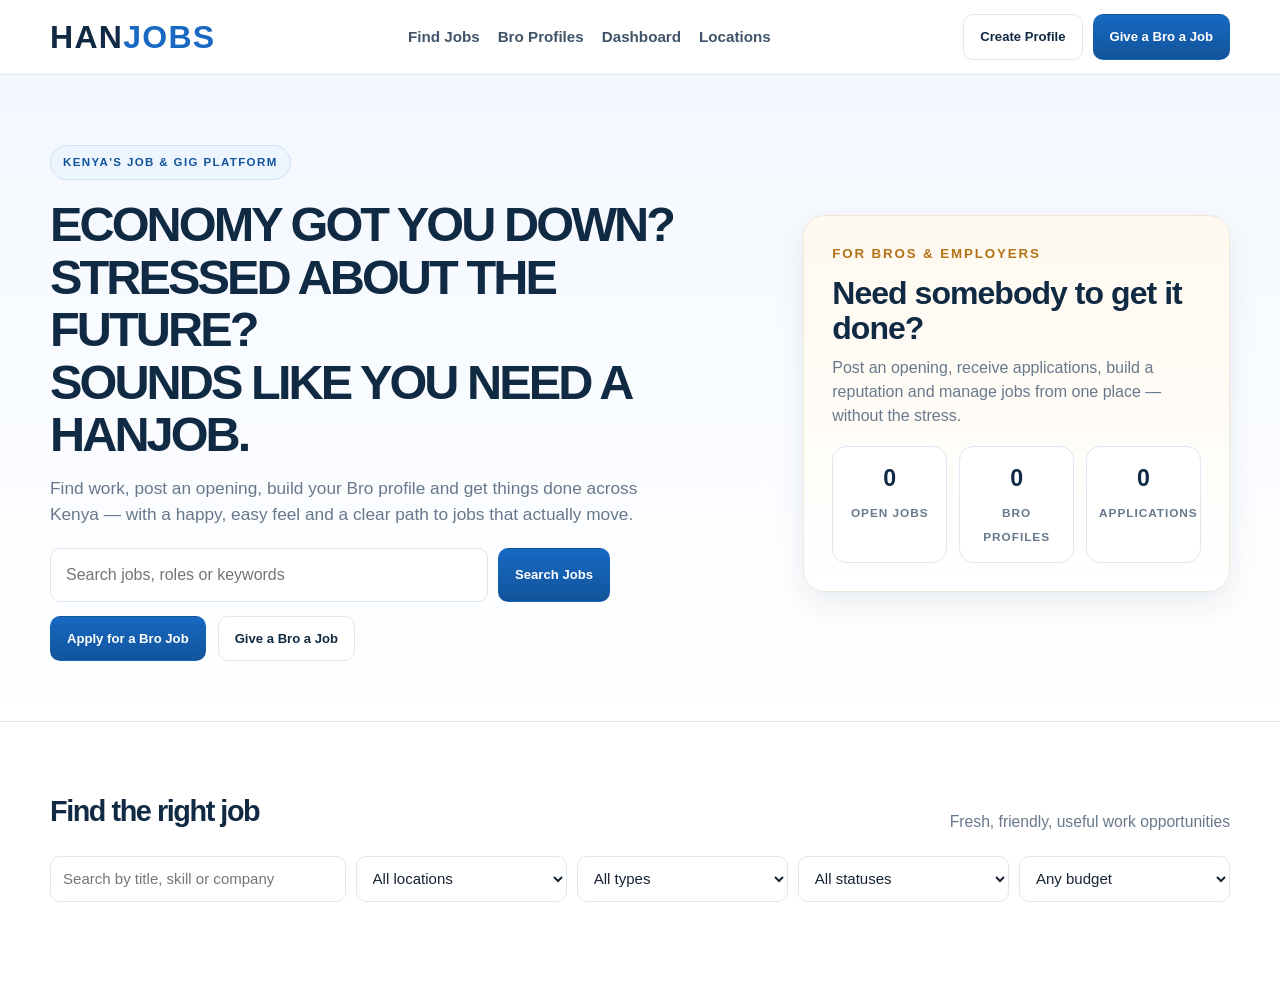
<file: index.html>
<!DOCTYPE html>
<html lang="en">
<head>
  <meta charset="UTF-8" />
  <meta name="viewport" content="width=device-width, initial-scale=1.0" />
  <title>HANJOBS — Kenya's Job & Gig Platform</title>
  <meta name="description" content="HANJOBS — find jobs, post openings, build a Bro profile and manage work across Kenya." />
  <style>
    :root {
      --navy: #102a43;
      --blue: #1769c2;
      --blue2: #12549b;
      --green: #198754;
      --green-soft: #eafaf0;
      --red: #d64545;
      --red-soft: #feeeef;
      --ink: #172333;
      --muted: #68788c;
      --line: #dfe7f1;
      --bg: #f6f8fb;
      --white: #ffffff;
      --soft: #edf5fd;
      --soft-gold: #fff7da;
      --shadow: 0 12px 30px rgba(17, 33, 55, 0.08);
      --radius: 16px;
      --radius-sm: 10px;
    }

    * { box-sizing: border-box; }
    html { scroll-behavior: smooth; }
    body {
      margin: 0;
      font-family: Arial, Helvetica, sans-serif;
      color: var(--ink);
      background: linear-gradient(180deg, #f7fbff 0%, #ffffff 16%, #ffffff 100%);
      line-height: 1.5;
    }

    a { text-decoration: none; color: inherit; }
    button, input, select, textarea {
      font: inherit;
    }

    img { max-width: 100%; display: block; }

    .container {
      width: min(1180px, calc(100% - 32px));
      margin: 0 auto;
    }

    header {
      position: sticky;
      top: 0;
      z-index: 100;
      background: rgba(255,255,255,0.96);
      backdrop-filter: blur(8px);
      border-bottom: 1px solid var(--line);
    }

    .nav {
      min-height: 74px;
      display: flex;
      align-items: center;
      justify-content: space-between;
      gap: 18px;
    }

    .logo {
      font-size: 2rem;
      font-weight: 900;
      letter-spacing: 0.04em;
      color: var(--navy);
    }

    .logo span {
      color: var(--blue);
    }

    .nav-links {
      display: flex;
      align-items: center;
      gap: 18px;
      color: var(--navy);
      font-size: 0.95rem;
      font-weight: 700;
    }

    .nav-links a {
      opacity: 0.8;
      transition: opacity .15s ease;
    }

    .nav-links a:hover { opacity: 1; }

    .nav-actions {
      display: flex;
      align-items: center;
      gap: 10px;
    }

    .user-pill {
      display: inline-flex;
      align-items: center;
      gap: 8px;
      background: var(--soft);
      border: 1px solid var(--line);
      border-radius: 999px;
      padding: 8px 12px;
      color: var(--navy);
      font-size: 0.78rem;
      font-weight: 800;
    }

    .hidden { display: none !important; }

    .btn {
      display: inline-flex;
      align-items: center;
      justify-content: center;
      gap: 8px;
      border: 1px solid transparent;
      border-radius: 10px;
      padding: 12px 16px;
      font-size: 0.82rem;
      font-weight: 800;
      cursor: pointer;
      transition: transform .15s ease, box-shadow .15s ease, background .15s ease;
    }

    .btn:hover {
      transform: translateY(-1px);
      box-shadow: 0 8px 18px rgba(23, 105, 194, 0.15);
    }

    .btn.primary {
      background: linear-gradient(180deg, var(--blue) 0%, var(--blue2) 100%);
      color: var(--white);
    }

    .btn.secondary {
      background: var(--white);
      color: var(--navy);
      border-color: var(--line);
    }

    .btn.ghost {
      background: transparent;
      color: var(--navy);
      border-color: var(--line);
    }

    .btn.danger {
      background: var(--red-soft);
      color: var(--red);
      border-color: #f3ccd0;
    }

    .hero {
      padding: 70px 0 60px;
      border-bottom: 1px solid var(--line);
      background: linear-gradient(180deg, #f3f8ff 0%, #ffffff 100%);
    }

    .hero-grid {
      display: grid;
      grid-template-columns: 1.25fr 0.75fr;
      gap: 42px;
      align-items: center;
    }

    .label {
      display: inline-block;
      padding: 8px 12px;
      border-radius: 999px;
      border: 1px solid #cfe0f7;
      background: #edf5ff;
      color: var(--blue2);
      font-weight: 800;
      letter-spacing: 0.12em;
      text-transform: uppercase;
      font-size: 0.72rem;
    }

    h1 {
      margin: 18px 0 15px;
      line-height: 1.08;
      font-size: clamp(2.2rem, 3.8vw, 4rem);
      letter-spacing: -0.06em;
      color: var(--navy);
    }

    .hero p {
      margin: 0 0 18px;
      font-size: 1.08rem;
      color: var(--muted);
      max-width: 620px;
    }

    .searchbar {
      display: grid;
      grid-template-columns: 1fr auto;
      gap: 10px;
      margin: 20px 0 14px;
      max-width: 560px;
    }

    .searchbar input {
      width: 100%;
      border: 1px solid var(--line);
      border-radius: 10px;
      background: var(--white);
      padding: 14px 15px;
      font-size: 1rem;
      color: var(--ink);
      outline: none;
    }

    .searchbar input:focus, .field input:focus, .field textarea:focus, .field select:focus {
      border-color: #9ec2ee;
      box-shadow: 0 0 0 4px rgba(23, 105, 194, 0.08);
    }

    .hero-actions {
      display: flex;
      flex-wrap: wrap;
      gap: 12px;
      margin-top: 8px;
    }

    .hero-card {
      background: linear-gradient(180deg, #fff9ef 0%, #ffffff 100%);
      border: 1px solid #f0e7d8;
      border-radius: 22px;
      padding: 28px;
      box-shadow: var(--shadow);
    }

    .hero-card small {
      display: block;
      font-weight: 800;
      letter-spacing: 0.14em;
      text-transform: uppercase;
      color: #b37216;
      margin-bottom: 12px;
    }

    .hero-card h2 {
      margin: 0 0 10px;
      font-size: 2rem;
      line-height: 1.1;
      color: var(--navy);
      letter-spacing: -0.03em;
    }

    .hero-card p {
      margin-bottom: 18px;
      font-size: 1rem;
    }

    .mini-stats {
      display: grid;
      grid-template-columns: repeat(3, minmax(0, 1fr));
      gap: 12px;
      margin-top: 18px;
    }

    .mini-stat {
      padding: 14px 12px;
      border-radius: 14px;
      background: var(--white);
      border: 1px solid var(--line);
      text-align: center;
    }

    .mini-stat strong {
      display: block;
      font-size: 1.45rem;
      color: var(--navy);
      margin-bottom: 4px;
    }

    .mini-stat span {
      color: var(--muted);
      font-size: 0.74rem;
      text-transform: uppercase;
      letter-spacing: 0.08em;
      font-weight: 800;
    }

    section {
      padding: 68px 0;
    }

    .section-head {
      display: flex;
      align-items: end;
      justify-content: space-between;
      gap: 18px;
      margin-bottom: 22px;
    }

    .section-head h2 {
      margin: 0;
      color: var(--navy);
      font-size: clamp(1.8rem, 2vw, 2.7rem);
      letter-spacing: -0.05em;
    }

    .muted {
      color: var(--muted);
      font-size: 0.98rem;
    }

    .filters {
      display: grid;
      grid-template-columns: 1.4fr 1fr 1fr 1fr 1fr;
      gap: 10px;
      margin-bottom: 18px;
    }

    .filter {
      width: 100%;
      border: 1px solid var(--line);
      border-radius: 10px;
      background: var(--white);
      color: var(--ink);
      padding: 11px 12px;
      font-size: 0.94rem;
    }

    .jobs-grid {
      display: grid;
      grid-template-columns: repeat(2, minmax(0, 1fr));
      gap: 18px;
    }

    .job-card {
      display: flex;
      flex-direction: column;
      gap: 16px;
      padding: 22px;
      background: var(--white);
      border: 1px solid var(--line);
      border-radius: 18px;
      box-shadow: var(--shadow);
    }

    .job-top {
      display: flex;
      justify-content: space-between;
      gap: 12px;
      align-items: start;
    }

    .job-top h3 {
      margin: 0 0 6px;
      font-size: 1.42rem;
      color: var(--navy);
      letter-spacing: -0.04em;
    }

    .job-company {
      display: flex;
      align-items: center;
      gap: 8px;
      color: var(--muted);
      font-size: 0.9rem;
      font-weight: 700;
    }

    .badge {
      display: inline-flex;
      align-items: center;
      justify-content: center;
      border-radius: 999px;
      padding: 7px 10px;
      background: #eef7ff;
      color: var(--blue2);
      font-size: 0.72rem;
      font-weight: 900;
      letter-spacing: 0.08em;
      text-transform: uppercase;
    }

    .badge.status-open { background: #eafaf0; color: var(--green); }
    .badge.status-progress { background: #fff4d7; color: #a66d00; }
    .badge.status-completed { background: #e8f5ec; color: var(--green); }
    .badge.status-paused { background: #ffe9e7; color: #a93f3f; }
    .badge.status-closed { background: #edf2f7; color: var(--muted); }

    .job-meta {
      display: flex;
      flex-wrap: wrap;
      gap: 10px;
      color: var(--muted);
      font-size: 0.83rem;
      font-weight: 700;
    }

    .job-meta span {
      background: var(--bg);
      border: 1px solid var(--line);
      border-radius: 999px;
      padding: 7px 10px;
    }

    .job-description {
      margin: 0;
      color: var(--muted);
      font-size: 0.95rem;
    }

    .job-actions {
      display: flex;
      justify-content: space-between;
      align-items: center;
      gap: 12px;
      margin-top: auto;
      flex-wrap: wrap;
    }

    .job-buttons {
      display: flex;
      flex-wrap: wrap;
      gap: 8px;
      align-items: center;
    }

    .applicant-count {
      display: inline-flex;
      align-items: center;
      gap: 6px;
      padding: 8px 10px;
      border-radius: 999px;
      background: var(--soft);
      color: var(--navy);
      font-size: 0.82rem;
      font-weight: 800;
      border: 1px solid var(--line);
    }

    .status-select {
      width: 150px;
      border: 1px solid var(--line);
      border-radius: 9px;
      background: var(--white);
      color: var(--navy);
      padding: 8px 10px;
      font-size: 0.82rem;
      font-weight: 700;
    }

    .blue-section {
      background: #eef5fc;
      border-top: 1px solid var(--line);
      border-bottom: 1px solid var(--line);
    }

    .profiles-grid {
      display: grid;
      grid-template-columns: repeat(3, minmax(0, 1fr));
      gap: 18px;
    }

    .profile-card {
      background: var(--white);
      border: 1px solid var(--line);
      border-radius: 18px;
      padding: 20px;
      box-shadow: var(--shadow);
    }

    .profile-top {
      display: flex;
      align-items: center;
      gap: 12px;
      margin-bottom: 12px;
    }

    .avatar {
      width: 58px;
      height: 58px;
      border-radius: 50%;
      display: grid;
      place-items: center;
      background: linear-gradient(135deg, #dff0ff, #c5dcff);
      color: var(--navy);
      font-weight: 900;
      letter-spacing: 0.04em;
      border: 1px solid #d8e5fb;
      font-size: 1.1rem;
    }

    .profile-card h3 {
      margin: 0;
      color: var(--navy);
      font-size: 1.25rem;
    }

    .profile-role {
      font-size: 0.84rem;
      color: var(--blue2);
      font-weight: 800;
      text-transform: uppercase;
      letter-spacing: 0.08em;
    }

    .profile-card p {
      margin: 0 0 14px;
      color: var(--muted);
      font-size: 0.92rem;
    }

    .profile-meta {
      display: flex;
      flex-wrap: wrap;
      gap: 8px;
      margin-bottom: 14px;
    }

    .profile-meta span {
      display: inline-flex;
      align-items: center;
      padding: 7px 9px;
      background: var(--bg);
      border: 1px solid var(--line);
      border-radius: 999px;
      color: var(--navy);
      font-size: 0.73rem;
      font-weight: 800;
    }

    .profile-actions {
      display: flex;
      gap: 8px;
      flex-wrap: wrap;
    }

    .dashboard-grid {
      display: grid;
      grid-template-columns: 1fr 1fr;
      gap: 18px;
    }

    .panel {
      background: var(--white);
      border: 1px solid var(--line);
      border-radius: 18px;
      overflow: hidden;
      box-shadow: var(--shadow);
    }

    .panel-head {
      padding: 18px 20px;
      border-bottom: 1px solid var(--line);
    }

    .panel-head h3 {
      margin: 0;
      color: var(--navy);
      font-size: 1.2rem;
      letter-spacing: -0.03em;
    }

    .panel-body {
      padding: 18px 20px;
    }

    .stats-grid {
      display: grid;
      grid-template-columns: repeat(2, minmax(0, 1fr));
      gap: 14px;
    }

    .stat-card {
      background: linear-gradient(180deg, #ffffff, #f9fbff);
      border: 1px solid var(--line);
      border-radius: 15px;
      padding: 18px;
    }

    .stat-card strong {
      display: block;
      font-size: 2rem;
      color: var(--navy);
      letter-spacing: -0.05em;
      margin-bottom: 6px;
    }

    .stat-card span {
      color: var(--muted);
      font-size: 0.85rem;
      font-weight: 700;
    }

    .completed-list {
      display: grid;
      gap: 12px;
    }

    .completed-item {
      border: 1px solid var(--line);
      border-radius: 14px;
      padding: 14px 16px;
      background: #fbfdff;
    }

    .completed-item strong {
      display: block;
      color: var(--navy);
      margin-bottom: 6px;
    }

    .completed-item small {
      display: flex;
      justify-content: space-between;
      gap: 12px;
      color: var(--muted);
      font-size: 0.78rem;
      line-height: 1.6;
    }

    .payment-panel {
      background: linear-gradient(180deg, #fffaf1 0%, #ffffff 100%);
      border: 1px solid #f8e6bd;
      border-radius: 18px;
      padding: 18px 20px;
      box-shadow: var(--shadow);
    }

    .payment-panel h3 {
      margin: 0 0 8px;
      color: var(--navy);
      font-size: 1.2rem;
    }

    .payment-panel ul {
      margin: 0 0 14px;
      padding-left: 18px;
      color: var(--muted);
      line-height: 1.7;
    }

    .pay-tags {
      display: flex;
      flex-wrap: wrap;
      gap: 8px;
    }

    .pay-tags span {
      display: inline-flex;
      padding: 7px 10px;
      border-radius: 999px;
      background: var(--white);
      border: 1px solid var(--line);
      color: var(--navy);
      font-size: 0.76rem;
      font-weight: 800;
    }

    .location-list {
      display: flex;
      flex-wrap: wrap;
      gap: 10px;
      margin-top: 10px;
    }

    .location-tag {
      padding: 9px 12px;
      border: 1px solid var(--line);
      border-radius: 999px;
      background: var(--white);
      font-size: 0.8rem;
      color: var(--navy);
      font-weight: 700;
    }

    footer {
      background: #091c30;
      color: #cbd7e3;
      padding: 36px 0;
      font-size: 0.84rem;
    }

    .footer {
      display: flex;
      align-items: center;
      justify-content: space-between;
      gap: 16px;
      flex-wrap: wrap;
    }

    .footer strong {
      color: var(--white);
      font-size: 1.8rem;
      letter-spacing: -0.04em;
    }

    .footer strong span {
      color: #7ec1ff;
    }

    .modal-bg {
      position: fixed;
      inset: 0;
      z-index: 500;
      background: rgba(9, 28, 48, 0.62);
      display: flex;
      justify-content: center;
      align-items: center;
      padding: 18px;
    }

    .modal {
      width: min(620px, 100%);
      max-height: 92vh;
      overflow: auto;
      background: var(--white);
      border-radius: 20px;
      border: 1px solid rgba(255,255,255,0.5);
      box-shadow: 0 24px 60px rgba(0,0,0,0.22);
    }

    .modal-head {
      padding: 20px 22px 12px;
      display: flex;
      align-items: center;
      justify-content: space-between;
      gap: 12px;
      border-bottom: 1px solid var(--line);
    }

    .modal-head h3 {
      margin: 0;
      color: var(--navy);
      font-size: 1.45rem;
      letter-spacing: -0.04em;
    }

    .close-btn {
      width: 38px;
      height: 38px;
      border-radius: 50%;
      border: 1px solid var(--line);
      background: var(--white);
      color: var(--navy);
      font-size: 1.2rem;
      cursor: pointer;
    }

    .modal-body {
      padding: 20px 22px 22px;
    }

    .field-row {
      display: grid;
      grid-template-columns: repeat(2, minmax(0, 1fr));
      gap: 14px;
    }

    .field {
      display: grid;
      gap: 8px;
      margin-bottom: 14px;
    }

    .field label {
      font-size: 0.8rem;
      color: var(--navy);
      font-weight: 800;
      letter-spacing: 0.03em;
      text-transform: uppercase;
    }

    .field input,
    .field textarea,
    .field select {
      width: 100%;
      border: 1px solid var(--line);
      background: #fff;
      color: var(--ink);
      border-radius: 10px;
      padding: 11px 12px;
      resize: vertical;
      min-height: 44px;
    }

    .field textarea {
      min-height: 96px;
    }

    .modal-actions {
      display: flex;
      align-items: center;
      justify-content: flex-end;
      gap: 10px;
      margin-top: 12px;
    }

    .empty-state {
      padding: 16px 18px;
      border: 1px dashed var(--line);
      border-radius: 14px;
      color: var(--muted);
      background: #f9fbff;
      text-align: center;
    }

    @media (max-width: 980px) {
      .hero-grid, .dashboard-grid, .jobs-grid {
        grid-template-columns: 1fr;
      }

      .profiles-grid {
        grid-template-columns: repeat(2, minmax(0, 1fr));
      }

      .filters {
        grid-template-columns: repeat(2, minmax(0, 1fr));
      }
    }

    @media (max-width: 670px) {
      .nav-links {
        display: none;
      }

      .hero {
        padding-top: 50px;
      }

      .searchbar, .field-row, .profiles-grid, .stats-grid, .filters {
        grid-template-columns: 1fr;
      }

      .nav {
        min-height: 66px;
      }

      .logo {
        font-size: 1.7rem;
      }

      .job-top, .section-head, .footer {
        align-items: start;
        flex-direction: column;
      }

      .job-actions {
        flex-direction: column;
        align-items: flex-start;
      }
    }
  </style>
</head>
<body>
  <header>
    <div class="container nav">
      <a href="#" class="logo">HAN<span>JOBS</span></a>
      <nav class="nav-links">
        <a href="#jobs">Find Jobs</a>
        <a href="#community">Bro Profiles</a>
        <a href="#dashboard">Dashboard</a>
        <a href="#locations">Locations</a>
      </nav>
      <div class="nav-actions">
        <span id="userPill" class="user-pill hidden"></span>
        <button id="authButton" class="btn secondary" type="button">Create Profile</button>
        <button id="postButton" class="btn primary" type="button">Give a Bro a Job</button>
      </div>
    </div>
  </header>

  <section class="hero">
    <div class="container hero-grid">
      <div>
        <span class="label">Kenya's job & gig platform</span>
        <h1>ECONOMY GOT YOU DOWN?<br />STRESSED ABOUT THE FUTURE?<br />SOUNDS LIKE YOU NEED A HANJOB.</h1>
        <p>Find work, post an opening, build your Bro profile and get things done across Kenya — with a happy, easy feel and a clear path to jobs that actually move.</p>

        <div class="searchbar">
          <input id="heroSearch" type="text" placeholder="Search jobs, roles or keywords" />
          <button id="searchButton" class="btn primary" type="button">Search Jobs</button>
        </div>

        <div class="hero-actions">
          <a class="btn primary" href="#jobs">Apply for a Bro Job</a>
          <button id="heroPostButton" class="btn secondary" type="button">Give a Bro a Job</button>
        </div>
      </div>

      <aside class="hero-card">
        <small>For Bros & employers</small>
        <h2>Need somebody to get it done?</h2>
        <p>Post an opening, receive applications, build a reputation and manage jobs from one place — without the stress.</p>

        <div class="mini-stats">
          <div class="mini-stat">
            <strong id="heroJobsCount">0</strong>
            <span>Open Jobs</span>
          </div>
          <div class="mini-stat">
            <strong id="heroProfilesCount">0</strong>
            <span>Bro Profiles</span>
          </div>
          <div class="mini-stat">
            <strong id="heroAppliedCount">0</strong>
            <span>Applications</span>
          </div>
        </div>
      </aside>
    </div>
  </section>

  <section id="jobs">
    <div class="container">
      <div class="section-head">
        <div>
          <h2>Find the right job</h2>
        </div>
        <span class="muted">Fresh, friendly, useful work opportunities</span>
      </div>

      <div class="filters">
        <input id="jobSearchInput" class="filter" type="text" placeholder="Search by title, skill or company" />
        <select id="locationFilter" class="filter">
          <option value="all">All locations</option>
        </select>
        <select id="typeFilter" class="filter">
          <option value="all">All types</option>
          <option value="Full-time">Full-time</option>
          <option value="Part-time">Part-time</option>
          <option value="Contract">Contract</option>
          <option value="Gig">Gig</option>
        </select>
        <select id="statusFilter" class="filter">
          <option value="all">All statuses</option>
          <option value="Open">Open</option>
          <option value="Assigned">Assigned</option>
          <option value="In Progress">In Progress</option>
          <option value="Completed">Completed</option>
          <option value="Paused">Paused</option>
        </select>
        <select id="budgetFilter" class="filter">
          <option value="all">Any budget</option>
          <option value="under-10k">Under KSh 10k</option>
          <option value="10k-30k">KSh 10k–30k</option>
          <option value="30k-plus">KSh 30*

</file>
